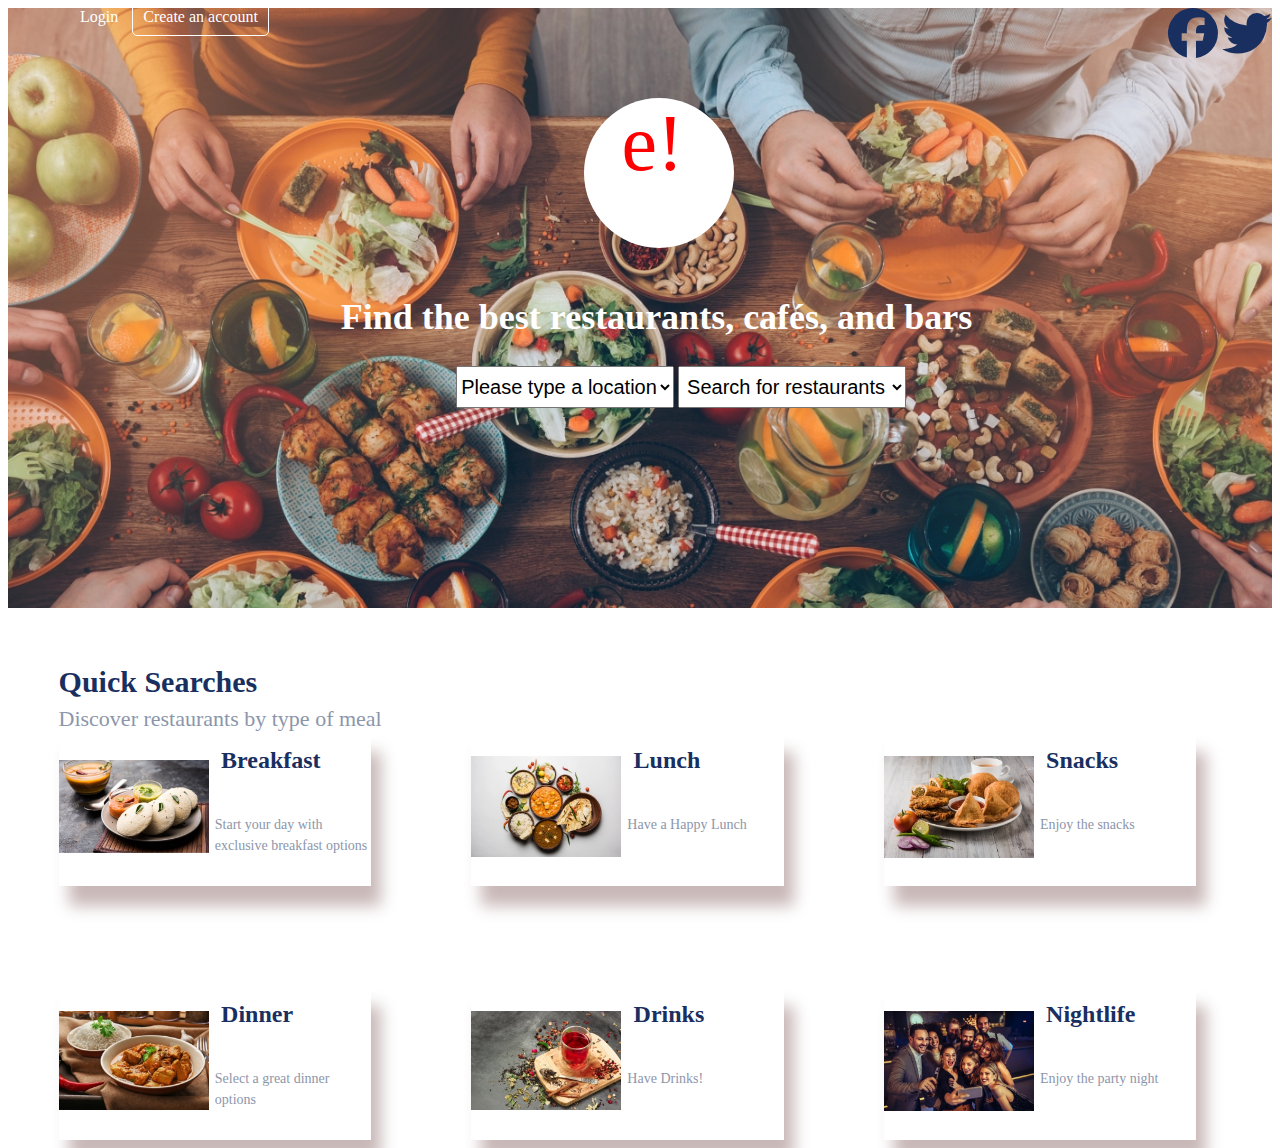
<file: Zomato/index.html>
<!DOCTYPE html>
<html lang="en">
  <head>
    <meta charset="UTF-8" />
    <meta name="viewport" content="width=device-width, initial-scale=1.0" />
    <title>Assignment 1</title>
    
    <link
      href="https://cdn.jsdelivr.net/npm/bootstrap@5.0.2/dist/css/bootstrap.min.css"
      rel="stylesheet"
      integrity="sha384-EVSTQN3/azprG1Anm3QDgpJLIm9Nao0Yz1ztcQTwFspd3yD65VohhpuuCOmLASjC"
      crossorigin="anonymous"
    />
    <link rel="stylesheet" href="index.css" />
    <link
      rel="stylesheet"
      href="https://cdnjs.cloudflare.com/ajax/libs/font-awesome/6.4.0/css/all.min.css"
    />
  </head>
  <body>
    
      <!-- social links -->
      <div id="social">
        <a href="https://www.facebook.com/login/" target="_blank"
          ><i class="fa-brands fa-facebook"></i
        ></a>
        <a href="https://twitter.com/" target="_blank"
          ><i class="fa-brands fa-twitter"></i
        ></a>
          </div>
      
      <!-- search -->
      <div id="search">
        <div id="logo">
          <span>e!</span>
        </div>
        <div class="login-signup">
            <a href = "#" class="Login">Login</a>
        
            <a href = "#" class="createacc">Create an account</a>
    
        </div>
        <div id="heading">
          <div>Find the best restaurants, cafés, and bars</div>
        </div>
        <div id="dropdown">
          <select>
            <option>Please type a location</option>
            <option>Chennai</option>
            <option>ECR</option>
            <option>Anna Nagar</option>
          </select>
          <select>
            <option>Search for restaurants</option>
            <option>Peach door Restaurant</option>
            <option>CreamStone</option>
            <option>Hyderabadi Biriyani</option>
          </select>
        </div>
      </div>

      <!-- QuickSearch1 -->
      <div id="quickSearch">
        <div id="quickHeading">Quick Searches</div>
        <div id="quickSubHeading">Discover restaurants by type of meal</div>
        <div class="mainTileContainer">
          <!-- Breakfast -->
          <div class="tileContainer">
            <div class="tileItem1">
              <img src="../Image/image5.jpg" alt="breakfast" />
            </div>
            <div class="tileMainHeading">
              <div class="tileHeading"><a href="#">Breakfast</a></div>
            </div>
            <div class="tileSubheading">
              <div>Start your day with exclusive breakfast options</div>
            </div>
          </div>
          <!-- Lunch -->
          <div class="tileContainer">
            <div class="tileItem1">
              <img src="../Image/image4.jpg" alt="lunch" />
            </div>
            <div class="tileMainHeading">
              <div class="tileHeading"><a href="#">Lunch</a></div>
            </div>
            <div class="tileSubheading">
              <div>Have a Happy Lunch</div>
            </div>
          </div>
          <!-- Snacks -->
          <div class="tileContainer">
            <div class="tileItem1">
              <img src="../Image/image2.jpg" alt="snacks" />
            </div>
            <div class="tileMainHeading">
              <div class="tileHeading"><a href="#">Snacks</a></div>
            </div>
            <div class="tileSubheading">
              <div>Enjoy the snacks</div>
            </div>
          </div>
          <!-- Dinner -->
          <div class="tileContainer">
            <div class="tileItem1">
              <img src="../Image/image3.jpg" alt="dinner" />
            </div>
            <div class="tileMainHeading">
              <div class="tileHeading"><a href="#">Dinner</a></div>
            </div>
            <div class="tileSubheading">
              <div>Select a great dinner options</div>
            </div>
          </div>
          <!-- Drinks -->
          <div class="tileContainer">
            <div class="tileItem1">
              <img src="../Image/image1.jpg" alt="drinks" />
            </div>
            <div class="tileMainHeading">
              <div class="tileHeading"><a href="#">Drinks</a></div>
            </div>
            <div class="tileSubheading">
              <div>Have Drinks!</div>
            </div>
          </div>
          <!-- Nightlife -->
          <div class="tileContainer">
            <div class="tileItem1">
              <img src="../Image/image6.jpg" alt="nightlife" />
            </div>
            <div class="tileMainHeading">
              <div class="tileHeading"><a href="#">Nightlife</a></div>
            </div>
            <div class="tileSubheading">
              <div>Enjoy the party night </div>
            </div>
          </div>
        </div>
      </div>
    </div>
  </body>
</html>
</file>
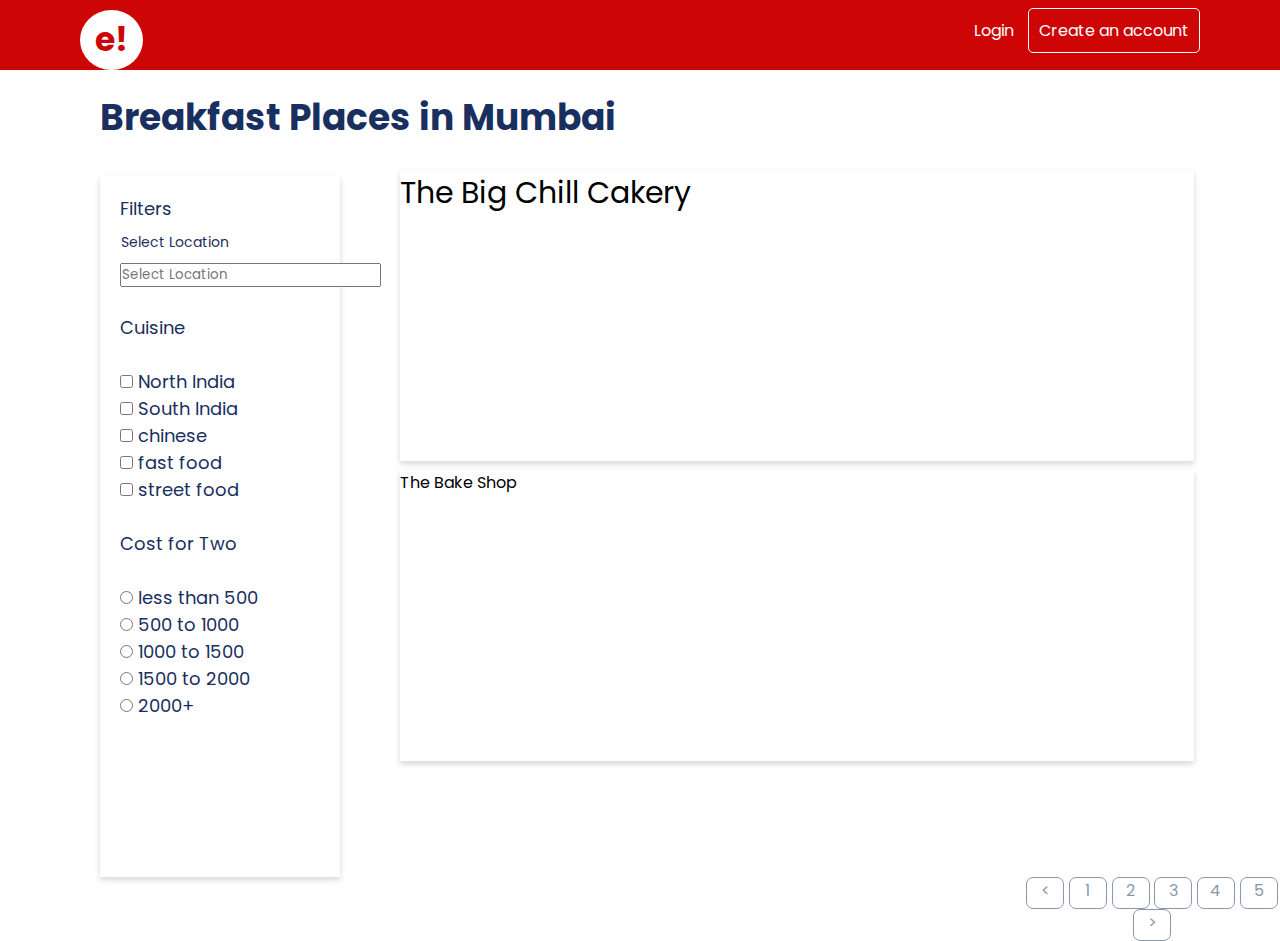
<file: Assignment1.html>
<html>
<head>
    <link rel="stylesheet" type:"text/css" href="https://fonts.googleapis.com/css?family=poppins" />
    <link rel = "stylesheet" href="./style.css" />
    <title>Filters page</title>
</head>
<body>
    <header>
        <span class = "logo-span">
            <a href = "./Assignment1.html" class="logo"> e!</a>
        </span>
        <span class="login-signup">
            <a href = "#" class="Login">Login</a>
        
            <a href = "#" class="createacc">Create an account</a>

        </span>
    </header>
    <main>
        <section>
        <div class="title-text">Breakfast Places in Mumbai</div>
        <article class ="Filter-article">Filters
        <p class="select-location">Select Location</p>
            <input list ="place" name ="place"  placeholder="Select Location"/>
            <datalist id="place" >
                <option>Mumbai</option>
                <option>Delhi</option>
                <option >Agra</option>
                <option>Goa</option>
            </datalist>
    
            <div>
                <br>
                <p>Cuisine</p><br>
                <div>
                <input type="checkbox" name="north india"></input>
                <label >North India</label>
                </div>
                <div>
                <input type="checkbox" name="south India"></input>
                <label >South India</label>
                </div>
                <div>
                <input type="checkbox" name="chinese"></input>
                <label >chinese</label>
                </div>
                <div>
                <input type="checkbox" name="fast food"></input> 
                <label >fast food</label>  
                </div> 
                <div>        
                <input type="checkbox" name="street food"></input>
                <label >street food</label>
                </div>   
            </div>
            <br>
            <div>
                <p>Cost for Two</p><br>
                <div>
                <input type="radio" name="north india"></input>
                <label >less than 500</label>
                </div>
                <div>
                <input type="radio" name="south India"></input>
                <label >500 to 1000</label>
                </div>
                <div>
                <input type="radio" name="street food"></input>
                <label >1000 to 1500</label>
                </div>
                <div>
                <input type="radio" name="fast food"></input> 
                <label >1500 to 2000</label>  
                </div> 
                <div>        
                <input type="radio" name="street food"></input>
                <label >2000+</label>
                </div>   
            </div>
             </article>
        
        <article class ="result1-article">The Big Chill Cakery</article>
        <article class ="result2-article">The Bake Shop</article>
    </section>
    </main>
    <div class="flex-container">
        <!-- <a href="less than">&lt;</a>
        <a>1</a>
        <a>2</a>
        <a>3</a>
        <a>4</a>
        <a>5</a>
        <a>&gt;</a> -->
        <div>&lt;</div>
        <div>1</div>
        <div>2</div>
        <div>3</div>
        <div>4</div>
        <div>5</div>
        <div>&gt;</div>
    </div>
</body>
</html>
</file>
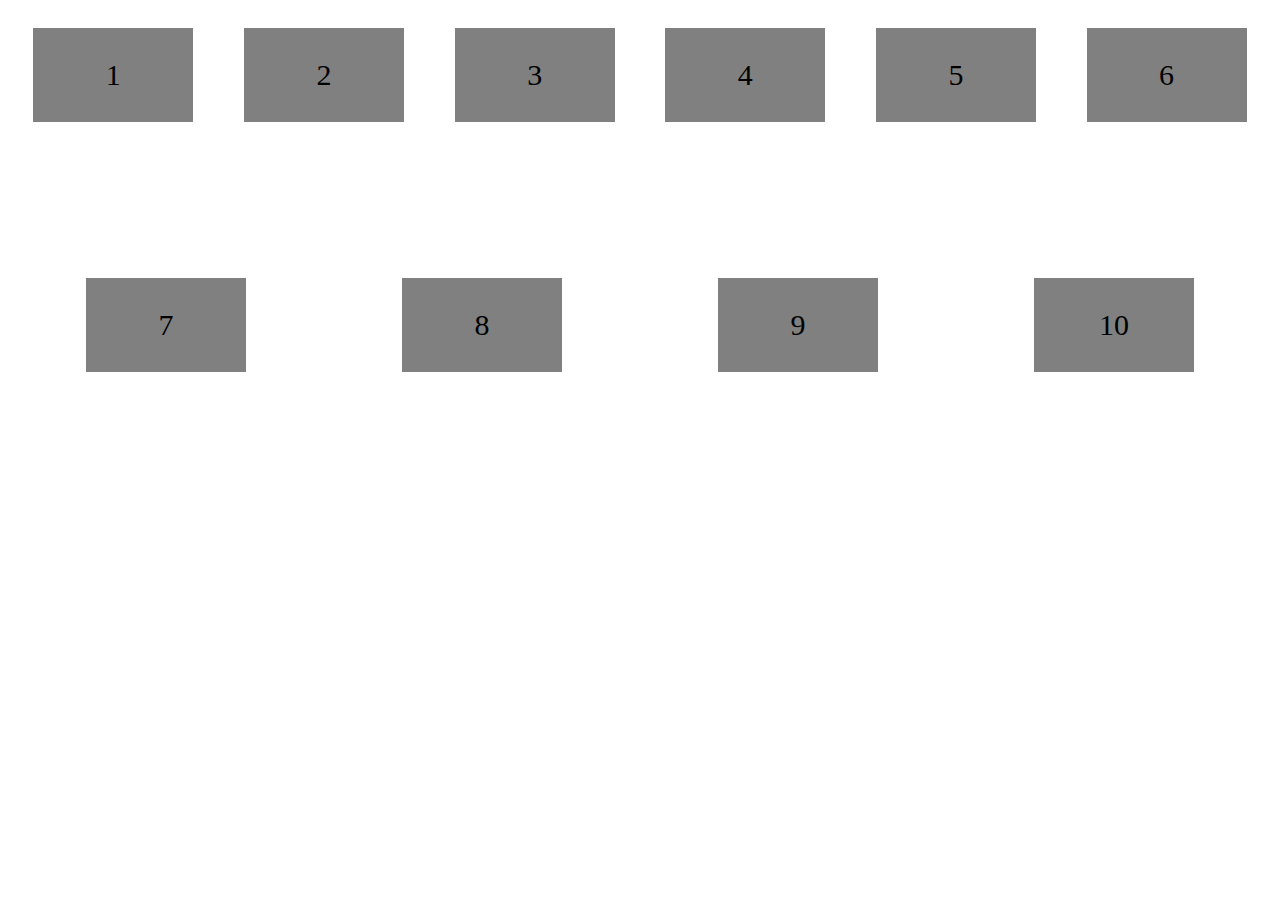
<file: flex.html>
<!DOCTYPE html>
<html lang="en">
<head>
    <meta charset="UTF-8">
    <meta name="viewport" content="width=device-width, initial-scale=1.0">
    <title>flex-container</title>
    <style>
        .flex-container{
            display: flex;
            flex-flow: row wrap;
            justify-content: space-around;
            height: 500px;
            align-items: flex-start;
        }
        .flex-container > div {
            background-color: grey;
            font-size: 30px;
            text-align: center;
            margin: 20px;
            padding: 30px;
            width: 100px;
            
        }
    </style>
</head>
<body>
    <div class="flex-container">
        <div>1</div>
        <div>2</div>
        <div>3</div>
        <div>4</div>
        <div>5</div>
        <div>6</div>
        <div>7</div>
        <div>8</div>
        <div>9</div>
        <div>10</div>
    </div>
</body>
</html>
</file>
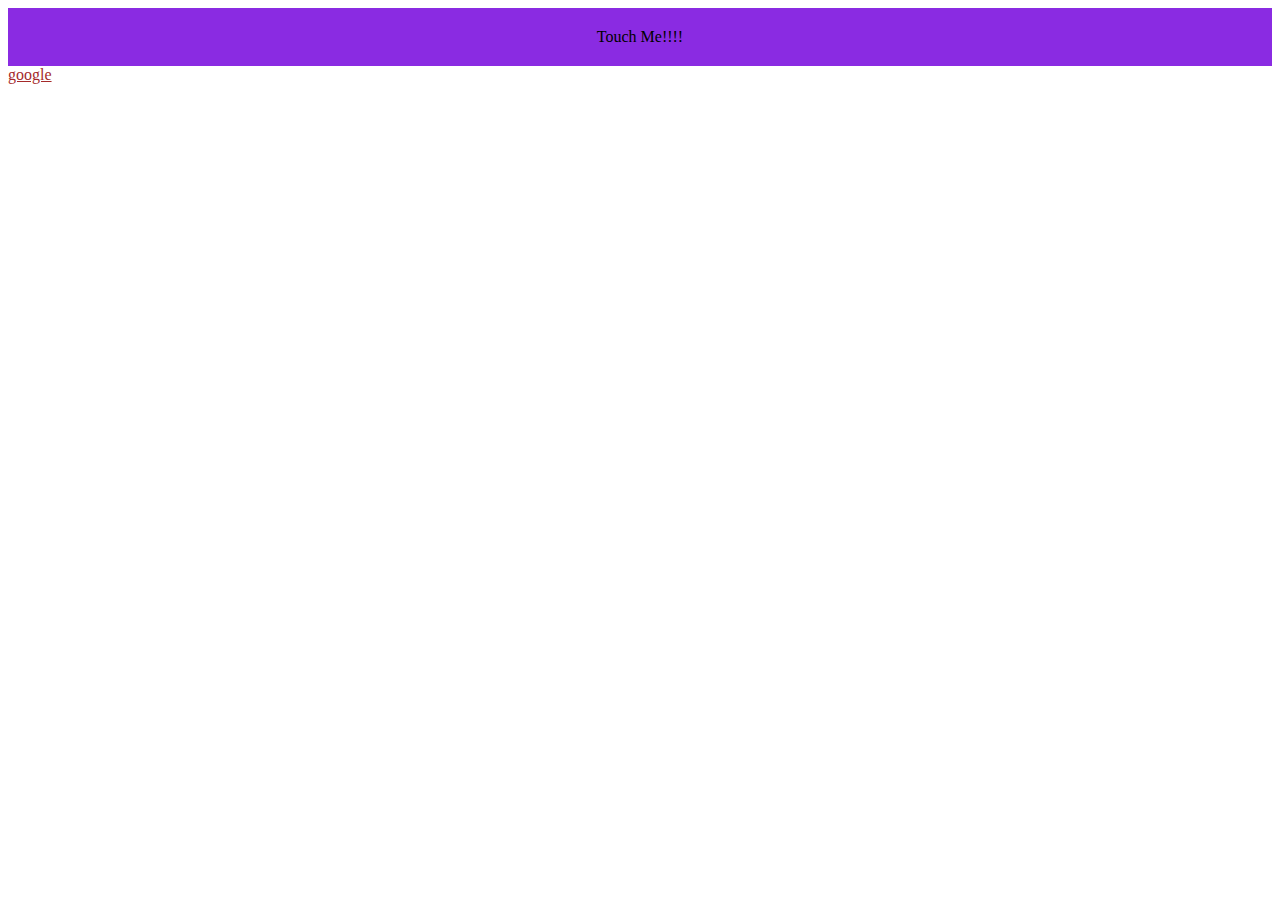
<file: pseudoclass.html>
<!DOCTYPE html>
<html lang="en">
<head>
    <meta charset="UTF-8">
    <meta http-equiv="X-UA-Compatible" content="IE=edge">
    <meta name="viewport" content="width=device-width, initial-scale=1.0">
    <title>pseudo-class</title>
    <style>
        div{
            background-color: blueviolet;
            text-align: center;
            padding: 20px;
        }
        div:hover{
            background-color: aqua;
            color: pink;
        }
        p{
            display: none;
            background-color: rgb(184, 107, 13);
            padding: 10px;
        }
        a:link{
            color:brown;
        }
        a:active {
            color: yellow;
        }
        

    </style>
</head>
<body>
    <P>This div is to show pseudo class</P>
    <div>Touch Me!!!!</div>
    <a href="www.google.com">google</a>
</body>
</html>
</file>
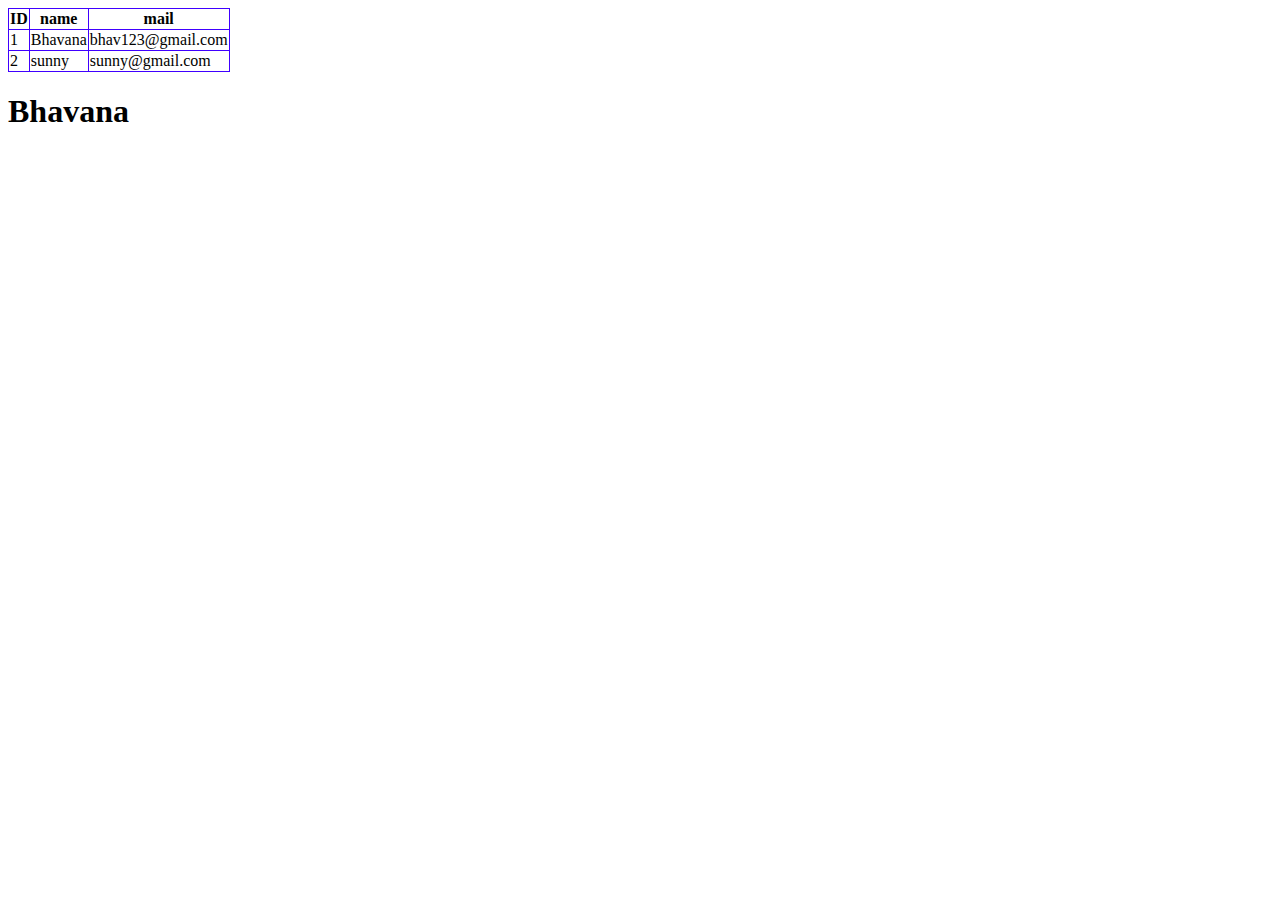
<file: table.html>
<!DOCTYPE html>
<html lang="en">
<head>
    <meta charset="UTF-8">
    <meta http-equiv="X-UA-Compatible" content="IE=edge">
    <meta name="viewport" content="width=device-width, initial-scale=1.0">
    <title>Document</title>
    <style>
        table,th,td {
            border: 1px solid rgb(64, 0, 255);
            border-radius: 1px;
              border-collapse: collapse
              
        }
    </style> 
</head>
<body>
    <table>
        <tr>
            <th>ID</th>
            <th>name</th>
            <th>mail</th>
        </tr>
        <tr>
            <td>1</td>
            <td>Bhavana</td>
            <td>bhav123@gmail.com</td>
        </tr>
        <tr>
            <td>2</td>
            <td>sunny</td>
            <td>sunny@gmail.com</td>
        </tr>
    </table>
    <h1>Bhavana</h1>
</body>
</html>
</file>
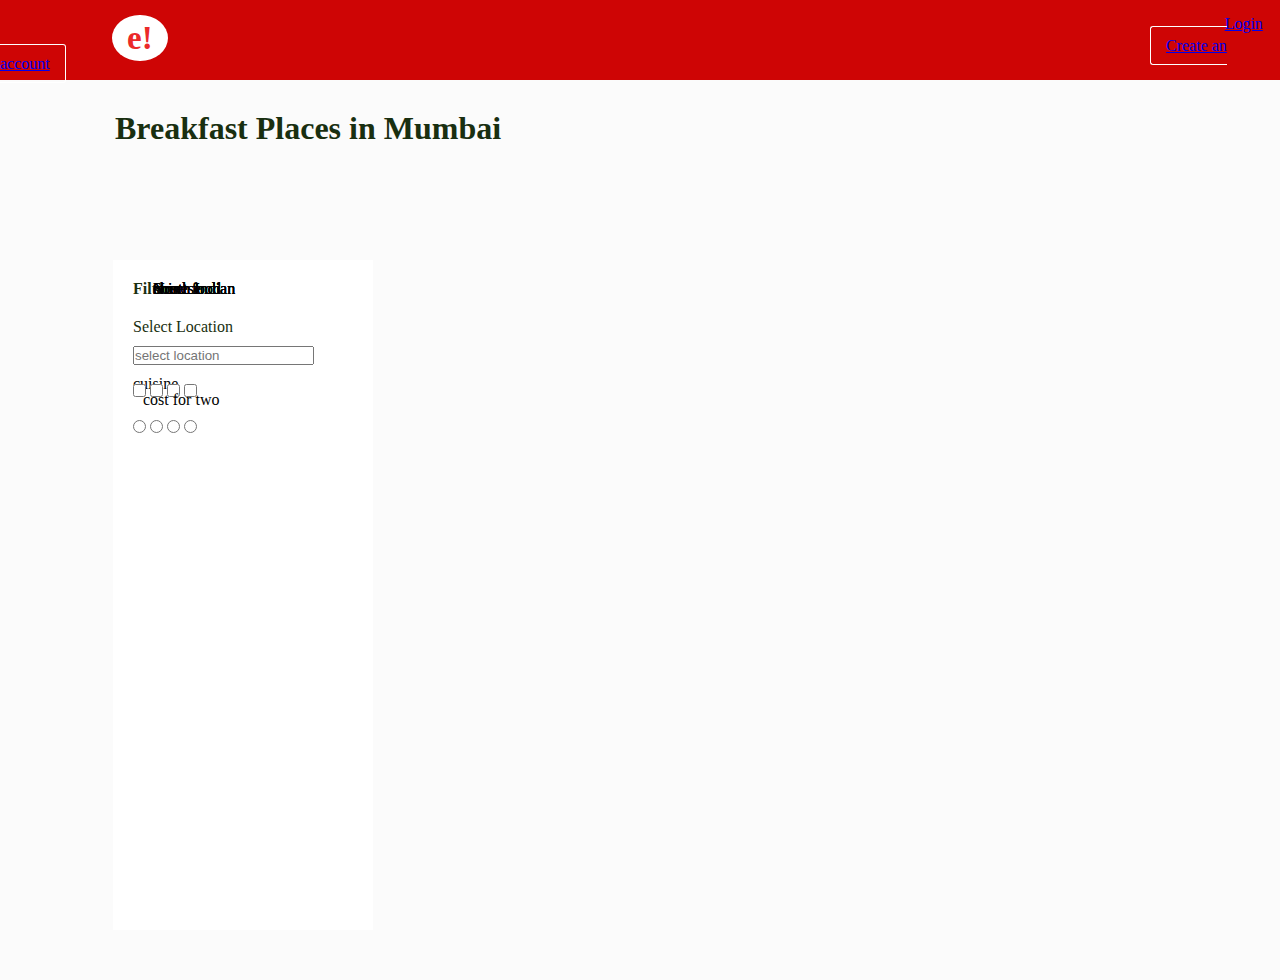
<file: Bhavana/assignment one.html>
<!DOCTYPE html>
<html lang="en">
<head>
    <meta charset="UTF-8">
    <meta name="viewport" content="width=device-width, initial-scale=1.0">
    <title>Bhavana Assignment 1</title>
    <style>
        *{
            margin: 0;
            padding: 0;
        }
        .body {
            margin: 0;
            padding: 0;
        }    
        .header {
             background-color: #CE0505;
             height: 80px;
             width: 100%;
             
        }   
        .logo-span {
            background-color: #FFFFFF; 
            border-radius: 100%;
            padding: 5px 15px;
            position: relative;
            left: 112px;
            top: 20px;
            color: #EB2929; 
            font-size: 33px;
            font-weight: bold;
        }
        .Login{
            padding: 10px 15px 10px;
            position: relative;
            left: 1150px;
            
        }
        .create {
            border: 1px solid white;
            border-radius: 3px;
            padding: 10px 15px 10px;
            margin-left: 1150px;
            position: relative;
           }
        .a{
            text-decoration: none;
            color: #FFFFFF;
            top: 15px;
        }
        .layout {
            /* background-color: #fbfbfb; */
            background: #FBFBFB 0% 0% no-repeat padding-box;
            width: 1550px;
            height: 900px;
            /* height: 100px;
            width: 100%; */
        }
        /* .headline{
            position: relative;
            left: 113px;
            top: 20px;
            color: #192F60;
            padding: 10px 0px 60px;} */
        
        .filter{
            width: 260px;
            height: 670px;
            position: relative;
            background-color:#FFFFFF;
            left: 113px;
            top: 180px;
        }  
        .filter-headline {
            color: #192f10;
            /* padding: 17px 0px 0px 26px; */
            padding: 20px 20px 0px ;
        }
        .select-location {
            color: #192f10;
            padding: 20px 20px 0px ;
        }
        input{
            position: relative;
            left: 20px;
            top: 10px;
        }
        .headline{
            color: #192f10;
            margin: 0;
            position: absolute;
            left: 100px;
            top: 50px;
            padding: 60px 15px 15px;
        }
        .cuisine-headline {
            position: relative;
            top: 20px;
            left: 20px;
        }
        label{
            display: list-item;
            list-style: none;
            position:absolute;
            left: 40px;
            top: 20px;    
        }
        .cost{
            position: relative;
            left: 30px;
        }
     
    </style>

</head>
<body>
    <div class = "header">
        <span class = "logo-span">e!</span>
        <a href = "Login.html" class="Login">Login</a>
        <a href = "Create.html" class="create">Create an account</a>   
    </div>
    <div class=" layout">
        <h1 class="headline">Breakfast Places in Mumbai</h1>
        <div class="filter">
            <h4 class="filter-headline">Filters</h4>
            <p class="select-location">Select Location</p>
            <input list ="place" name ="place"  placeholder="select location"/>
            <datalist id="place" >
                <option>Mumbai</option>
                <option>Delhi</option>
                <option >Agra</option>
                <option>Goa</option>
            </datalist>
            <div class="cuisine">
                <p class="cuisine-headline">cuisine</p>
                
                <label for="cuisine">North Indian</label>
                <input type="checkbox" name="North Indian">
                
                <label for="cuisine">South Indian</label>
               
                
                <input type="checkbox" name="south Indian">
                <label for="cuisine">chinese</label>
                
                
                <input type="checkbox" name="street food">
                <label for="cuisine">street food</label>
               

                <input type="checkbox" name="street food">

            </div>
            <div class="cost-for-two">
                <p class="cost">cost for two</p>
                <label for="cuisine">North Indian</label>
                <input type="radio" name="North Indian">
                
                <label for="cuisine">South Indian</label>
                <input type="radio" name="North Indian">
                
                <!-- <input type="checkbox" name="south Indian"> -->
                <label for="cuisine">chinese</label>
                <input type="radio" name="North Indian">
                
                <!-- <input type="checkbox" name="chinese"> -->
                <label for="cuisine">street food</label>
                <input type="radio" name="North Indian">
                <!-- <input type="checkbox" name="street food"> -->
            </div>
            
        </div>
    </div>
    
</body>
</html>
</file>
<file: Zomato/index.css>
#header {
  /* background-color: tomato; */
  width: 100%;
  height: 60px;
}

#icon {
  float: left;
}
h1 {
  color: white;
}

#social {
  float: right;
}
.login-signup {
  position: absolute;
  left: 80px;
  /* bottom: 27px; */
  word-spacing: 10px;
 
}
.Login {
  color: white;
  text-decoration: none;
}
.createacc {
  color: white;
  text-decoration:none;
  word-spacing: normal;
  border: 1px solid white;
  border-radius: 5px;
  padding: 10px  10px;
  margin-top: 10%;
}

.fa-brands {
  font-size: 50px;
  color: #192f60;
}

#search {
  width: 100%;
  height: 600px;
  background-image: url(../Image/main.jpg);
  background-repeat: no-repeat;
  background-size: cover;
}

#logo {
  font-size: 80px;
  width: 150px;
  height: 150px;
  position: absolute;
  background-color: white;
  border-radius: 50%;
  margin-left: 45%;
  margin-top: 7%;
}

#logo > span {
  color: red;
  margin-left: 25%;
}

#heading {
  position: absolute;
  margin-left: 26%;
  margin-top: 22%;
  font: normal normal 600 36px/55px Poppins;
  color: white;
}

#dropdown {
  position: absolute;
  margin-left: 35%;
  margin-top: 28%;
}

select {
  height: 42px;
  font-size: 20px;
  text-align: center;
}

#quickSearch {
  margin-left: 4%;
  margin-top: 4%;
  width: 90%;
  display: inline-block;
}

#quickHeading {
  font: normal normal bold 30px/46px Poppins;
  letter-spacing: 0px;
  color: #192f60;
  opacity: 1;
}

#quickHeading:hover {
  font-size: 50px;
}
#quickSubHeading {
  text-align: left;
  font: normal normal normal 22px/27px Poppins;
  letter-spacing: 0px;
  color: #8c96ab;
  opacity: 1;
}

.mainTileContainer {
  display: grid;
  gap: 100px;
  justify-content: start;
  align-items: center;
  grid-template-columns: repeat(3, 1fr);
}

.tileContainer {
  float: left;
  box-shadow: 10px 20px 15px rgb(201 184 184);
}

.tileItem1 {
  float: left;
}
.tileItem1 > img {
  width: 150px;
  height: 150px;
  object-fit: contain;
}

.tileHeading {
  margin-left: 4%;
  float: left;
  margin-top: 5%;
  font-size: 24px;
}
.tileHeading > a {
  text-align: left;
  font: normal normal 600 24px/27px Poppins;
  letter-spacing: 0px;
  color: #192f60;
  opacity: 1;
  text-decoration: none;
}

.tileSubheading {
  float: left;
  font: normal normal normal 14px/21px Poppins;
  letter-spacing: 0px;
  color: #8c96ab;
  opacity: 1;
  margin-top: -23%;
  margin-left: 50%;
}
</file>
<file: style.css>
* {
    font-family: poppins;
    margin: 0%;
    padding: 0%;
    
}

header {
    background-color: #CE0505;
    height: 70px;
    position: relative;
    margin-bottom: 20px;
}
 
.logo-span {
    background-color: white;
    border-radius: 50%;
    padding: 5px 15px;
    position: absolute;
    left: 80px;
    top: 10px;
    
}
.logo {
    color: #CE0505;
    font-size: 33px;
    font-weight: bold;
    text-decoration: none;
}
.login-signup {
    position: absolute;
    right: 80px;
    bottom: 27px;
    word-spacing: 10px;
}
.login {
    color: white;
    text-decoration: none;
}
.createacc {
    color: white;
    text-decoration:none;
    word-spacing: normal;
    border: 1px solid white;
    border-radius: 5px;
    padding: 10px 10px;
}

.section {
    position: relative;
    padding: 100px 113px;
}
.title-text {
    color: #192F60;
    font-weight: bold;
    font-size: 36px;
    margin-bottom: 30px;
    margin-left: 100px;

}   

.filter-article {
    width: 200px;
    height: 682px;
    background: #FFFFFF;
    box-shadow: 0px 3px 6px #00000029;
    margin-left: 100px;
    padding: 20px 20px 0px ;
    font-size: 18px;
    color: #192F60;
    opacity: 1;    
}
.select-location {
    color: #192f60;
    padding: 10px 1px 10px ;
    font-size: 14px;   
}
.cuisine{
    text-align: left;
    letter-spacing: 0px;
    color: #192F60;
    font-size: 15px;
    padding: 10px 1px 10px; 
      
}    

.result1-article {
    width: 794px;
    height: 291px;
    background: #FFFFFF 0% 0% no-repeat padding-box;
    box-shadow: 0px 3px 6px #00000029;
    position: absolute;
    top: 170px;
    left: 400px;
    font-size: 30;
    
}
.result2-article {
    width: 794px;
    height: 291px;
    background: #FFFFFF 0% 0% no-repeat padding-box;
    box-shadow: 0px 3px 6px #00000029;
    position: absolute;
    top: 470px;
    left: 400px;
}
.flex-container {
    /* position: relative; */
    margin-left: 80%;
    display: flex;
    flex-flow: row wrap;
    justify-content: space-around;
    /* height: 100px; */
    align-items: flex-start;
   
}
.flex-container > div {
    top: 800px;
    left: 699px;
    width: 36px;
    height: 30px;
    /* background: #8C96AB 0% 0% no-repeat padding-box; */
    border: 1px solid #8C96AB;
    border-radius: 7px;
    text-align: center;
    font: normal normal medium 20px/30px Poppins;
    letter-spacing: 0px;
    color: #8C96AB;
    opacity: 2;
    
}
</file>
